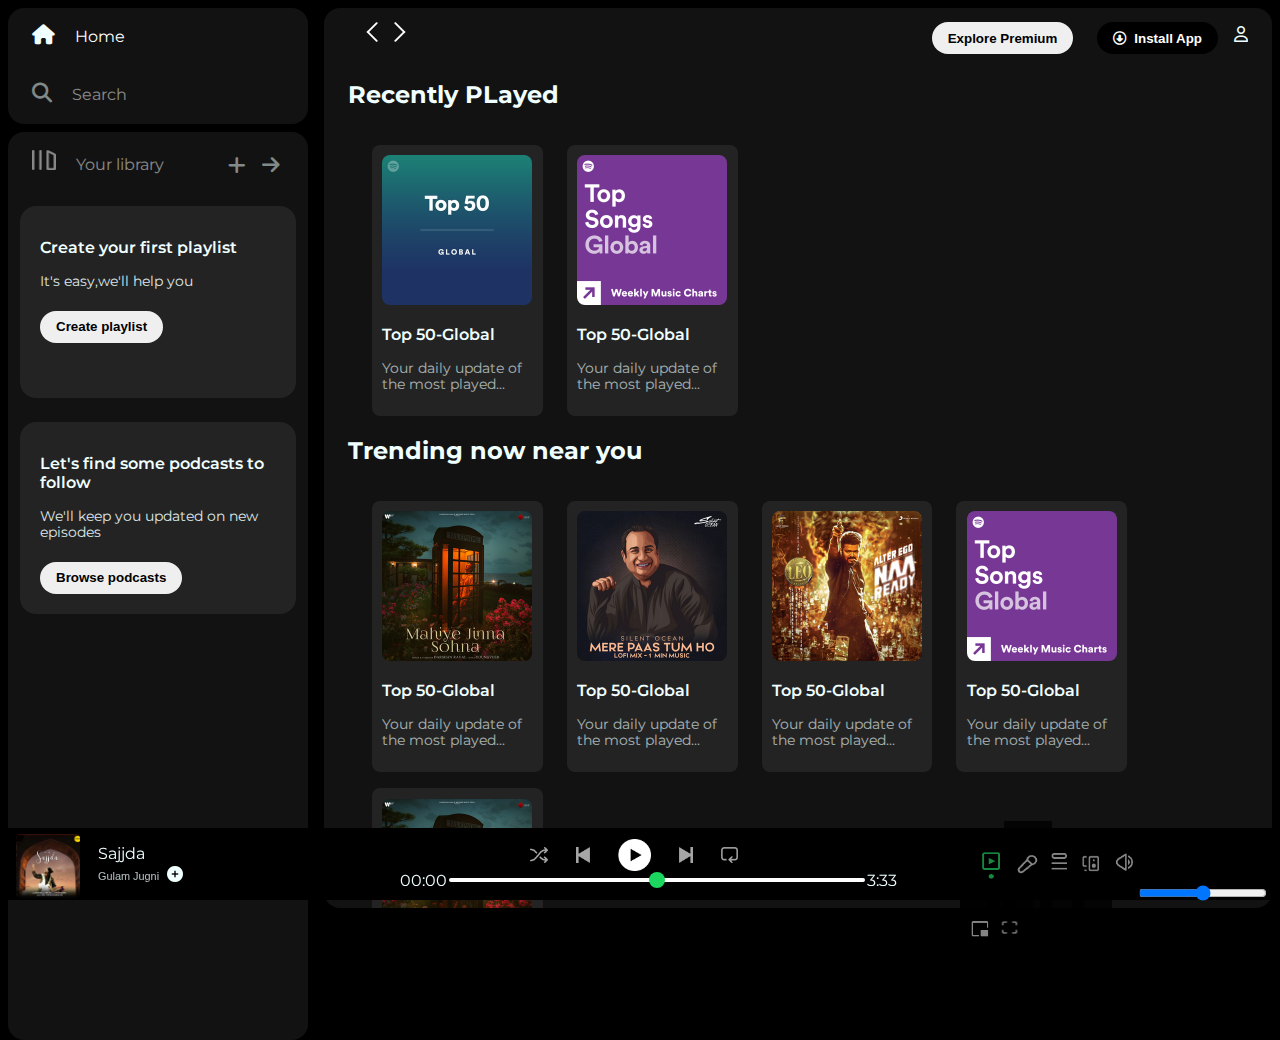
<file: index.html>
<!DOCTYPE html>
<html lang="en">
<head>
    <meta charset="UTF-8">
    <meta name="viewport" content="width=device-width, initial-scale=1.0">
    <link rel="stylesheet" href="https://cdnjs.cloudflare.com/ajax/libs/font-awesome/6.7.2/css/all.min.css" integrity="sha512-Evv84Mr4kqVGRNSgIGL/F/aIDqQb7xQ2vcrdIwxfjThSH8CSR7PBEakCr51Ck+w+/U6swU2Im1vVX0SVk9ABhg==" crossorigin="anonymous" referrerpolicy="no-referrer" />
    <link rel="icon" href="logo.png" />
    <title>Spotify - Web Player: Music for everyone</title>
    <link rel="stylesheet" href="style.css" />
    <link rel="preconnect" href="https://fonts.googleapis.com">
<link rel="preconnect" href="https://fonts.gstatic.com" crossorigin>
<link href="https://fonts.googleapis.com/css2?family=Montserrat:ital,wght@0,100..900;1,100..900&display=swap" rel="stylesheet">
</head>
<body>
    <div class="main"> 
        <div class="sidebar">
            <div class="nav">
                <div class="nav-option" style="opacity: 1;">
                    <i class="fa-solid fa-house"></i>    
                 <a href="#">Home</a>
                </div>
                <div class="nav-option">
                    <i class="fa-solid fa-magnifying-glass"></i>
                <a href="#">Search</a>
                </div>
            </div>
            <div class="library">
                <div class="options">
                    
                        <div class="lib-option nav-option">
                            <img src="library_icon.png" >
                         <a href="#">Your library</a>
                        </div>
                        <div class="icons">
                            <i class="fa-solid fa-plus"></i>
                            <i class="fa-solid fa-arrow-right"></i>
                        </div>       
                </div>
                <div class="lib-box">
                    <div class="box"> 
                        <p class="box-p1">Create your first playlist</p>
                        <p class="box-p2">It's easy,we'll help you</p>
                        <button class="badge">Create playlist</button>
                    </div>
                    <div class="box"> 
                        <p class="box-p1">Let's find some podcasts to follow</p>
                        <p class="box-p2">We'll keep you updated on new episodes</p>
                        <button class="badge">Browse podcasts</button>
                    </div>

                </div>
            </div>
        </div>
        <div class="main-content">
            <div class="sticky-nav">
                <div class="sticky-nav-icons">
                <img src="backward_icon.png">
                <img src="forward_icon.png" class="hide">
            </div>
            <div class="sticky-nav-options">
                <button class="badge hide">Explore Premium</button>
                <button class="badge dark-badge"><i class="fa-regular fa-circle-down" style="margin-right: 0.5rem;"></i>Install App</button>
                <i class="fa-regular fa-user" style="margin-left: 1rem;" ></i>
                </div>
            </div>
            

            <h2>Recently PLayed</h2>
            <div class="cards-container">
                <div class="card">
                    <img src="card1img.jpeg" class="card-img">
                    <p class="card-title"> Top 50-Global</p>
                    <p class=card-info> Your daily update of the most played...</p>
                </div>
                <div class="card">
                    <img src="card5img.jpeg" class="card-img">
                    <p class="card-title"> Top 50-Global</p>
                    <p class=card-info> Your daily update of the most played...</p>
                </div>
            </div>
            <h2>Trending now near you</h2>
            <div class="cards-container">
                <div class="card">
                    <img src="card2img.jpeg" class="card-img">
                    <p class="card-title"> Top 50-Global</p>
                    <p class=card-info> Your daily update of the most played...</p>
                </div>
                <div class="card">
                    <img src="card3img.jpeg" class="card-img">
                    <p class="card-title"> Top 50-Global</p>
                    <p class=card-info> Your daily update of the most played...</p>
                </div>
                <div class="card">
                    <img src="card4img.jpeg" class="card-img">
                    <p class="card-title"> Top 50-Global</p>
                    <p class=card-info> Your daily update of the most played...</p>
                </div>
                <div class="card">
                    <img src="card5img.jpeg" class="card-img">
                    <p class="card-title"> Top 50-Global</p>
                    <p class=card-info> Your daily update of the most played...</p>
                </div>
                <div class="card">
                    <img src="card2img.jpeg" class="card-img">
                    <p class="card-title"> Top 50-Global</p>
                    <p class=card-info> Your daily update of the most played...</p>
                </div>
            </div>
            <h2>Featured Charts</h2>
            <div class="cards-container">
                <div class="card">
                    <img src="card4img.jpeg" class="card-img">
                    <p class="card-title"> Top 50-Global</p>
                    <p class=card-info> Your daily update of the most played...</p>
                </div>
                <div class="card">
                    <img src="card5img.jpeg" class="card-img">
                    <p class="card-title"> Top 50-Global</p>
                    <p class=card-info> Your daily update of the most played...</p>
                </div>
                <div class="card">
                    <img src="card3img.jpeg" class="card-img">
                    <p class="card-title"> Top 50-Global</p>
                    <p class=card-info> Your daily update of the most played...</p>
                </div>
            </div>
                <div class="footer">
                    <div class="line"></div>
                </div>  
            </div>
        <div class="music-player">
               <div class="album">
                <img src="album-pic.png">
                <div class="album-text">
                    <p1 class="song-name">Sajjda</p1><br>
                    <p2 class="singer">Gulam Jugni</p2>
                    <i class="fa-solid fa-circle-plus"></i>
                </div>
                
            </div>
                <div class="player">
                <div class="player-controls">
                <img src="player_icon1.png" class="player-control-icon">
                <img src="player_icon2.png" class="player-control-icon">
                <img src="player_icon3.png" class="player-control-icon" style="opacity:1; height:2rem">
                <img src="player_icon4.png" class="player-control-icon">
                <img src="player_icon5.png" class="player-control-icon">
            </div>
            <div class="playback-bar">
                <span class="current-time">00:00</span>
                <input type="range" min="0" max="100" class="progress-bar" step="1">
                <span class="tot-time">3:33</span>
            </div>

            </div>
            <div class="play-icon">
                <div class="main-icon">
                    <img src="icon1-controls.png">
                    <img src="icon2-controls.png" style="width: 3rem; height: 5.5rem;">
                    <img src="icon3-controls.png" style="height: 4.5rem; width: 2.75rem;">
                    <img src="icon4-controls.png" style="width: 2.5rem;" >
                    <img src="icon5-controls.png" style="height: 4rem; width: 2.5rem; margin-bottom:0.2rem;">
                    <input type="range"/>
                    <img src="icon6-controls.png" style="height: 4rem; width: 2.5rem; padding-bottom: 0.75rem;">
                    <img src="icon7-controls.png"  style=" padding-bottom: 0.45rem; width: 2.8rem; height: 3.5rem; margin-bottom: 0.1rem;">
            </div>
        </div>
    </div>
</body>
</html>
</file>
<file: style.css>
body{
    font-family: "Montserrat", sans-serif;
    margin: 0;
    padding: 0;
    background-color: black;
    color: azure;
    overflow: hidden;
}
.main{
    display: flex;
    height: 100vh;
    padding:0.5rem ;
    
}
.sidebar{
    background-color:black;
    width: 300px;
    border-radius: 1rem;
    margin-right: 1rem;
}
.main-content{
    background-color:#121212 ;
    flex:1;
    border-radius: 1rem;
    overflow: auto;
    padding: 0 1.5rem 0 1.5rem;
}
.music-player{
    background-color: #000;
    position: fixed;
    bottom: 0 ;
    width: 100%;
    height: 72px;
}
a{
    text-decoration: none;
    color: white;

}
.nav{
    background-color: #121212;
    border-radius: 1rem;
    display: flex;
     flex-direction: column;
     justify-content: center;
     height: 100px;
     padding: 0.5rem 0.75rem;
}
.nav-option{
     line-height: 50px;
     opacity: 0.5;
     padding: 0.25rem 0.75rem;
}
.nav-option:hover{
    opacity: 1;
}
.nav-option i{
    font-size: 1.25rem;
}
.nav-option a{
    font-size: 1rem;
    margin-left: 1rem;
}
.library{
    background-color: #121212;
    border-radius: 1rem;
    height: 100%;
    margin-top:0.5rem ;
    padding: 0.25rem 0.75rem;
    
}
.options{
    display: flex;
    justify-content: space-between;
    align-items: center;
}
.lib-option img{
    height: 1.25rem;
    width: 1.5rem;
}
.icons{
    font-size: 1.25rem;
    display: flex;
}
.icons i{
    opacity: 0.5;
    margin-right: 1rem;
}
.icons i:hover{
    opacity: 1;
}
.box{
    height: 10rem;
    border-radius: 1rem;
    background-color: #232323;
    margin:0.75rem 0 1.5rem 0;
    padding: 1rem 1.25rem;
}
.box-p1{
    font-size: 1rem;
    font-weight: 600;
}
.box-p1{
    font-size: 1rem;
}
.box-p2{
    font-size: 0.85rem;
    opacity: 0.9;
}
.badge{
    color: black;
    border: none;
    border-radius: 100px;
    padding: 0.25rem 1rem;
    font-weight: 700;
    margin-top: 0.5rem;
    height: 2rem;
    width: fit-content;
}
.dark-badge{
    background-color: black;
    color: white;
}
.sticky-nav{
    position: sticky;
    top: 0;
    background-color: #121212;
    display: flex;
    justify-content: space-between;
    align-items: center;
     z-index: 2;
}
.sticky-nav-icons{
    margin: 0.75rem;
}
.sticky-nav-options{
   display: flex;
   justify-content: center;
   align-items: center; 
}
.sticky-nav-options button{
    margin-left: 1.5rem;
}
@media(max-width:1000px){
    .hide{
       display: none; 
    }
} 
.card{
    background-color:#232323;
    width: 150px;
    border-radius: 0.5rem;
    padding: 0.65rem;
    margin-left: 1.5rem;
    margin-top: 1rem;
}
.cards-container{
    display: flex;
    flex-wrap: wrap;
}
.card-img{
    width: 100%;
    border-radius: 0.5rem;
}
.card-title{
    font-weight: 600;
}
.card-info{
    font-size: 0.85rem;
    opacity: 0.65;
}
.footer{
    height: 300px;
    display: flex;
    justify-content: center;
    align-items: center;
}
.line{
    width: 100%;
    height: 50%;
    border-top: 1px solid white;
    opacity: 0.4;
}
.music-player{
    display: flex;
    justify-content: space-between;
    align-items: center;
    
}

.player{
    width: 50%;
    /* background-color: violet; */
}
.player-controls{
    display: flex;
    justify-content: center;
    align-items: center;
}
.player-control-icon{
    height: 1rem;
    margin-right:1.75rem ;
    opacity: 0.65;
}
.player-control-icon:hover{
    opacity: 1;
}
.playback-bar{
    display: flex;
    justify-content: center;
    align-items: center;
}
.progress-bar{
   width: 65%; 
   cursor: pointer;
   appearance: none;
   background-color: transparent;
}
.progress-bar::-webkit-slider-runnable-track{
    background-color: white;
    border-radius: 100px;
    height: 0.2rem;
}
.progress-bar::-webkit-slider-thumb{
    appearance: none;
    height: 1rem;
    width: 1rem;
    background-color: #1bd760;
    border-radius: 50%;
    margin-top: -6px;
}

.album{
    width: 25%;
    /* background-color: blue; */
    display: flex;
    flex-direction: column;
    flex-wrap: wrap;
   
} 
.album img{
    height: 4rem;
    width: 4rem;
    margin-left: 0.5rem;
    margin-top: 0.25rem;
    border-radius: 0.25rem;
}
.album-text{
    position: absolute;
    display: felx;
    flex-direction: column;
    line-height: 1rem;
    flex-wrap: wrap;
    margin-left: 90px;
    margin-top: 1rem;
    margin-bottom: 50px;
    

}
.album-text song-name{
    font-family: "Open Sans", sans-serif;
    font-size: 1rem;
    margin-right: 20px;
    font-weight: 150;


}
.album-text i{
    padding: 0.25rem;
}
.song-name:hover{
    text-decoration: underline;
}
.singer{
    font-family: "Open Sans", sans-serif;
    opacity: 0.75;
    font-size: 0.68rem;
    margin: 0;
    
}
.singer:hover{
    opacity: 1;
    text-decoration: underline;
}


.play-icon{
    width: 25%;
    /* background-color: #1bd760; */
    height: 70px;
}
.main-icon img{
    width: 3.5rem;
    height: 5rem;
    margin: -0.5rem;
    opacity: 0.75;
    /* display: flex;
    flex-wrap: wrap;
    flex-direction: column; */
}
.main-icon img:hover{
   opacity: 5;

}
/* .range::-webkit-slider-runnable-track{
    background-color: white;
    border-radius: 100px;
    height: 0.2rem;
 
}
.range::-webkit-slider-thumb{
    appearance: none;
    height: 1rem;
    width: 1rem;
    
    border-radius: 50%;
    margin-top: -6px;
} */
.range{
    margin-top: 1rem;
    padding-bottom: 2rem;
    width: 110px;
}
</file>
